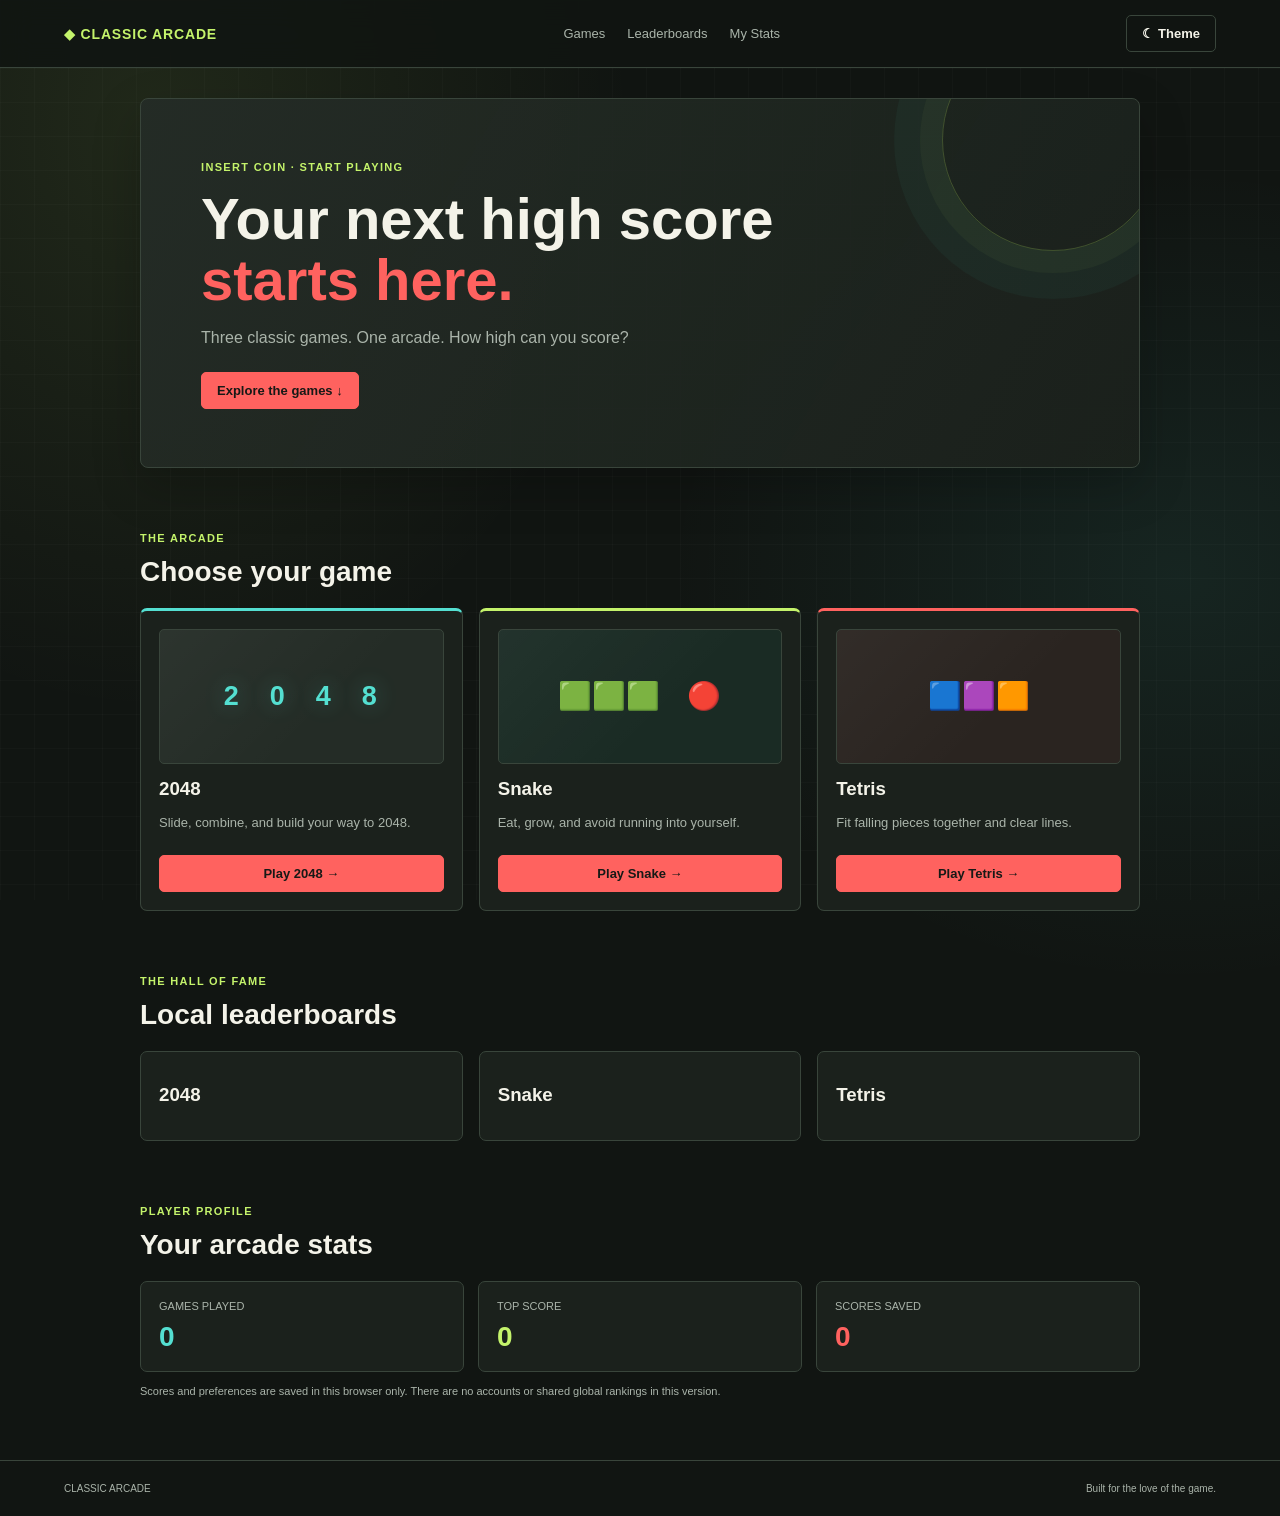
<file: classic_arcade 2/index.html>
<!doctype html>
<html lang="en">
  <head>
    <meta charset="utf-8">
    <meta name="viewport" content="width=device-width,initial-scale=1">
    <title>Classic Arcade</title>
    <link rel="stylesheet" href="css/style.css">
    <script defer src="js/home.js"></script>
  </head>
  <body>
    <header>
      <a class="logo" href="index.html">◆ CLASSIC ARCADE</a>
      <nav>
        <a href="#games">Games</a>
        <a href="#scores">Leaderboards</a>
        <a href="#stats">My Stats</a>
      </nav>
      <button id="theme">☾ Theme</button>
    </header>
    <main>
      <section class="hero">
        <small>INSERT COIN · START PLAYING</small>
        <h1>Your next high score<br><em>starts here.</em></h1>
        <p>Three classic games. One arcade. How high can you score?</p>
        <a class="btn" href="#games">Explore the games ↓</a>
      </section>
      <section id="games">
        <small>THE ARCADE</small>
        <h2>Choose your game</h2>
        <div class="cards">
          <article>
            <div class="art tiles">2　0　4　8</div>
            <h3>2048</h3>
            <p>Slide, combine, and build your way to 2048.</p>
            <a class="btn" href="2048.html">Play 2048 →</a>
          </article>
          <article>
            <div class="art snakeart">🟩🟩🟩　🔴</div>
            <h3>Snake</h3>
            <p>Eat, grow, and avoid running into yourself.</p>
            <a class="btn" href="snake.html">Play Snake →</a>
          </article>
          <article>
            <div class="art tetrisart">🟦🟪🟧</div>
            <h3>Tetris</h3>
            <p>Fit falling pieces together and clear lines.</p>
            <a class="btn" href="tetris.html">Play Tetris →</a>
          </article>
        </div>
      </section>
      <section id="scores">
        <small>THE HALL OF FAME</small>
        <h2>Local leaderboards</h2>
        <div class="cards">
          <article>
            <h3>2048</h3>
            <ol id="b2048"></ol>
          </article>
          <article>
            <h3>Snake</h3>
            <ol id="bSnake"></ol>
          </article>
          <article>
            <h3>Tetris</h3>
            <ol id="bTetris"></ol>
          </article>
        </div>
      </section>
      <section id="stats">
        <small>PLAYER PROFILE</small>
        <h2>Your arcade stats</h2>
        <div class="stats">
          <article>GAMES PLAYED<strong id="played">0</strong></article>
          <article>TOP SCORE<strong id="top">0</strong></article>
          <article>SCORES SAVED<strong id="saved">0</strong></article>
        </div>
        <p class="note">Scores and preferences are saved in this browser only. There are no accounts or shared global rankings in this version.</p>
      </section>
    </main>
    <footer>CLASSIC ARCADE <span>Built for the love of the game.</span></footer>
  </body>
</html>
</file>
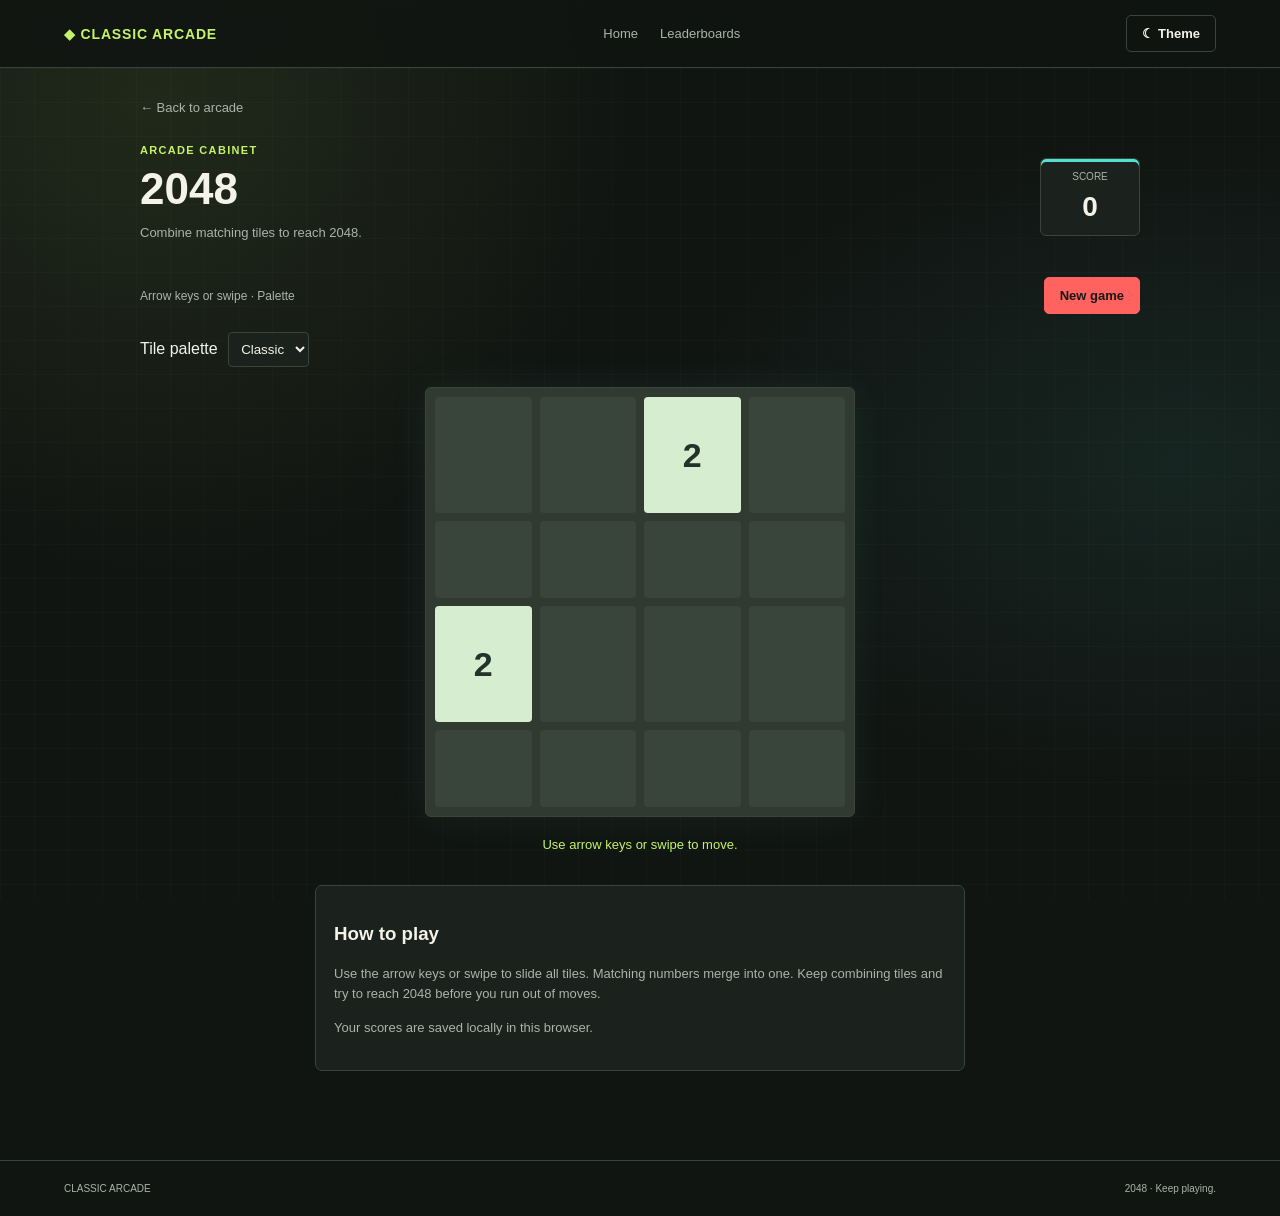
<file: classic_arcade 2/2048.html>
<!doctype html>
<html lang="en">
  <head>
    <meta charset="utf-8">
    <meta name="viewport" content="width=device-width,initial-scale=1">
    <title>2048 | Classic Arcade</title>
    <link rel="stylesheet" href="css/style.css">
    <script defer src="js/shared.js"></script>
    <script defer src="js/2048.js"></script>
  </head>
  <body>
    <header>
      <a class="logo" href="index.html">◆ CLASSIC ARCADE</a>
      <nav>
        <a href="index.html">Home</a>
        <a href="index.html#scores">Leaderboards</a>
      </nav>
      <button id="theme">☾ Theme</button>
    </header>
    <main class="gamepage">
      <a href="index.html">← Back to arcade</a>
      <div class="gamehead">
        <div>
          <small>ARCADE CABINET</small>
          <h1>2048</h1>
          <p>Combine matching tiles to reach 2048.</p>
        </div>
        <div class="scorebox">SCORE<strong id="score">0</strong></div>
      </div>
      <div class="toolbar">
        <span>Arrow keys or swipe · Palette</span>
        <button class="btn" id="start">New game</button>
      </div>
      <label>
        Tile palette
        <select id="palette">
          <option value="classic">Classic</option>
          <option value="ocean">Ocean</option>
          <option value="sunset">Sunset</option>
        </select>
      </label>
      <div id="board" class="board"></div>
      <p id="message" class="message">Use arrow keys or swipe to move.</p>
      <article class="instructions">
        <h3>How to play</h3>
        <p>Use the arrow keys or swipe to slide all tiles. Matching numbers merge into one. Keep combining tiles and try to reach 2048 before you run out of moves.</p>
        <p class="note">Your scores are saved locally in this browser.</p>
      </article>
    </main>
    <footer>CLASSIC ARCADE <span>2048 · Keep playing.</span></footer>
  </body>
</html>
</file>
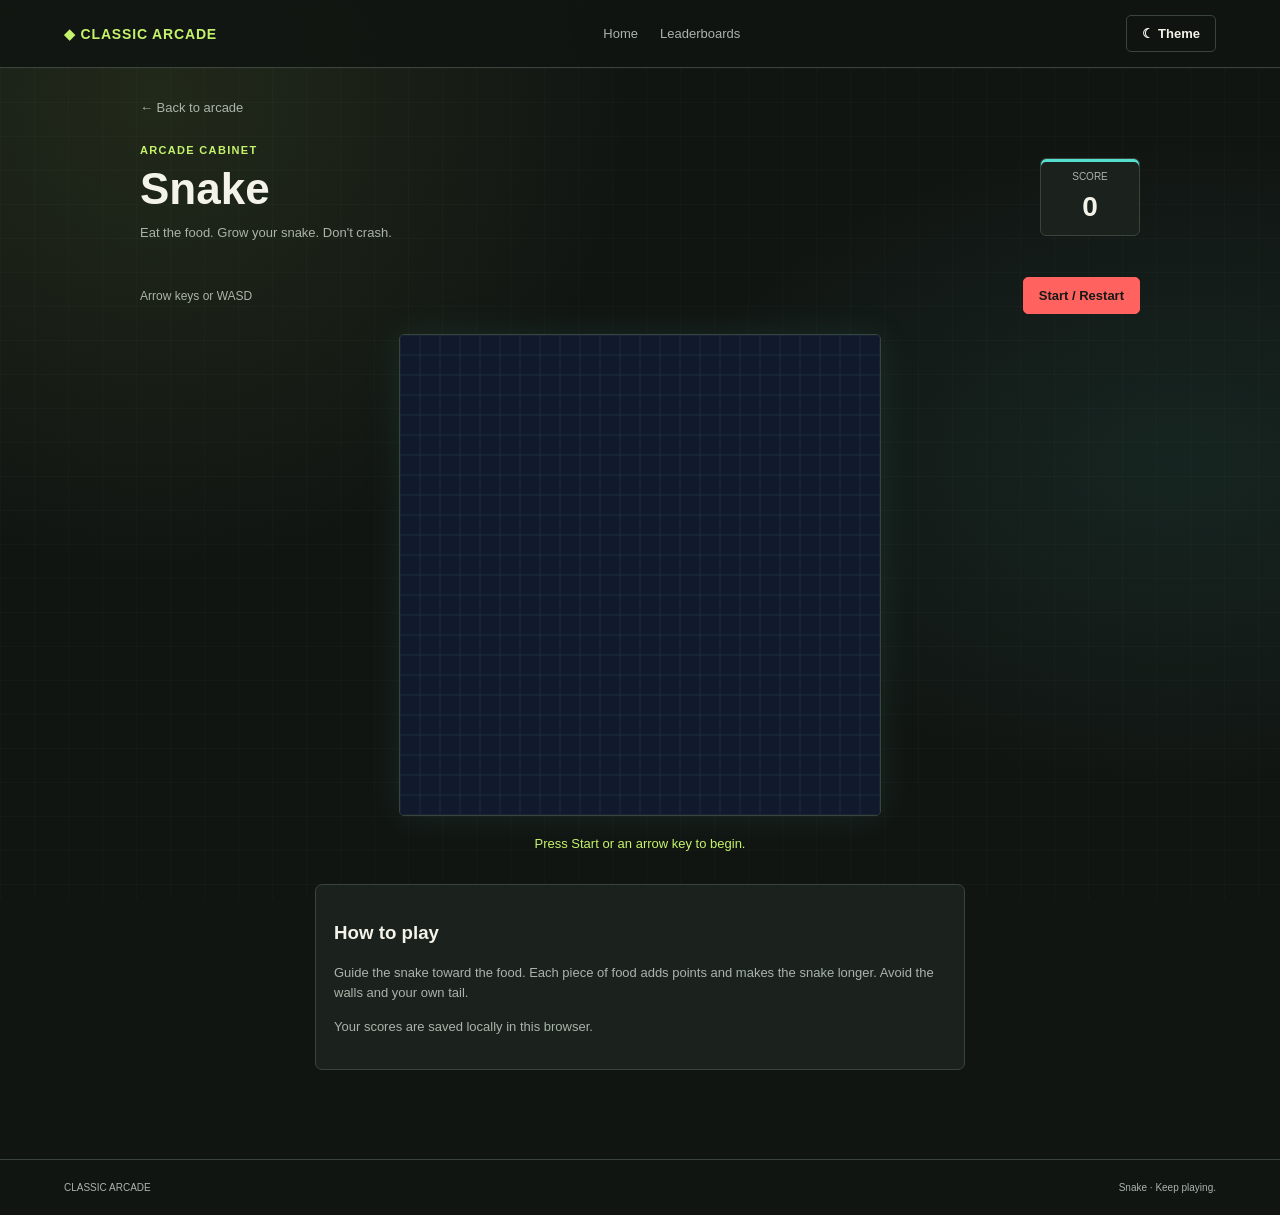
<file: classic_arcade 2/snake.html>
<!doctype html>
<html lang="en">
  <head>
    <meta charset="utf-8">
    <meta name="viewport" content="width=device-width,initial-scale=1">
    <title>Snake | Classic Arcade</title>
    <link rel="stylesheet" href="css/style.css">
    <script defer src="js/shared.js"></script>
    <script defer src="js/snake.js"></script>
  </head>
  <body>
    <header>
      <a class="logo" href="index.html">◆ CLASSIC ARCADE</a>
      <nav>
        <a href="index.html">Home</a>
        <a href="index.html#scores">Leaderboards</a>
      </nav>
      <button id="theme">☾ Theme</button>
    </header>
    <main class="gamepage">
      <a href="index.html">← Back to arcade</a>
      <div class="gamehead">
        <div>
          <small>ARCADE CABINET</small>
          <h1>Snake</h1>
          <p>Eat the food. Grow your snake. Don't crash.</p>
        </div>
        <div class="scorebox">SCORE<strong id="score">0</strong></div>
      </div>
      <div class="toolbar">
        <span>Arrow keys or WASD</span>
        <button class="btn" id="start">Start / Restart</button>
      </div>
      <canvas id="game" width="480" height="480"></canvas>
      <div class="touch"><button data-d="up">↑</button><br>
        <button data-d="left">←</button><button data-d="down">↓</button><button data-d="right">→</button>
      </div>
      <p id="message" class="message">Press Start or an arrow key to begin.</p>
      <article class="instructions">
        <h3>How to play</h3>
        <p>Guide the snake toward the food. Each piece of food adds points and makes the snake longer. Avoid the walls and your own tail.</p>
        <p class="note">Your scores are saved locally in this browser.</p>
      </article>
    </main>
    <footer>CLASSIC ARCADE <span>Snake · Keep playing.</span></footer>
  </body>
</html>
</file>
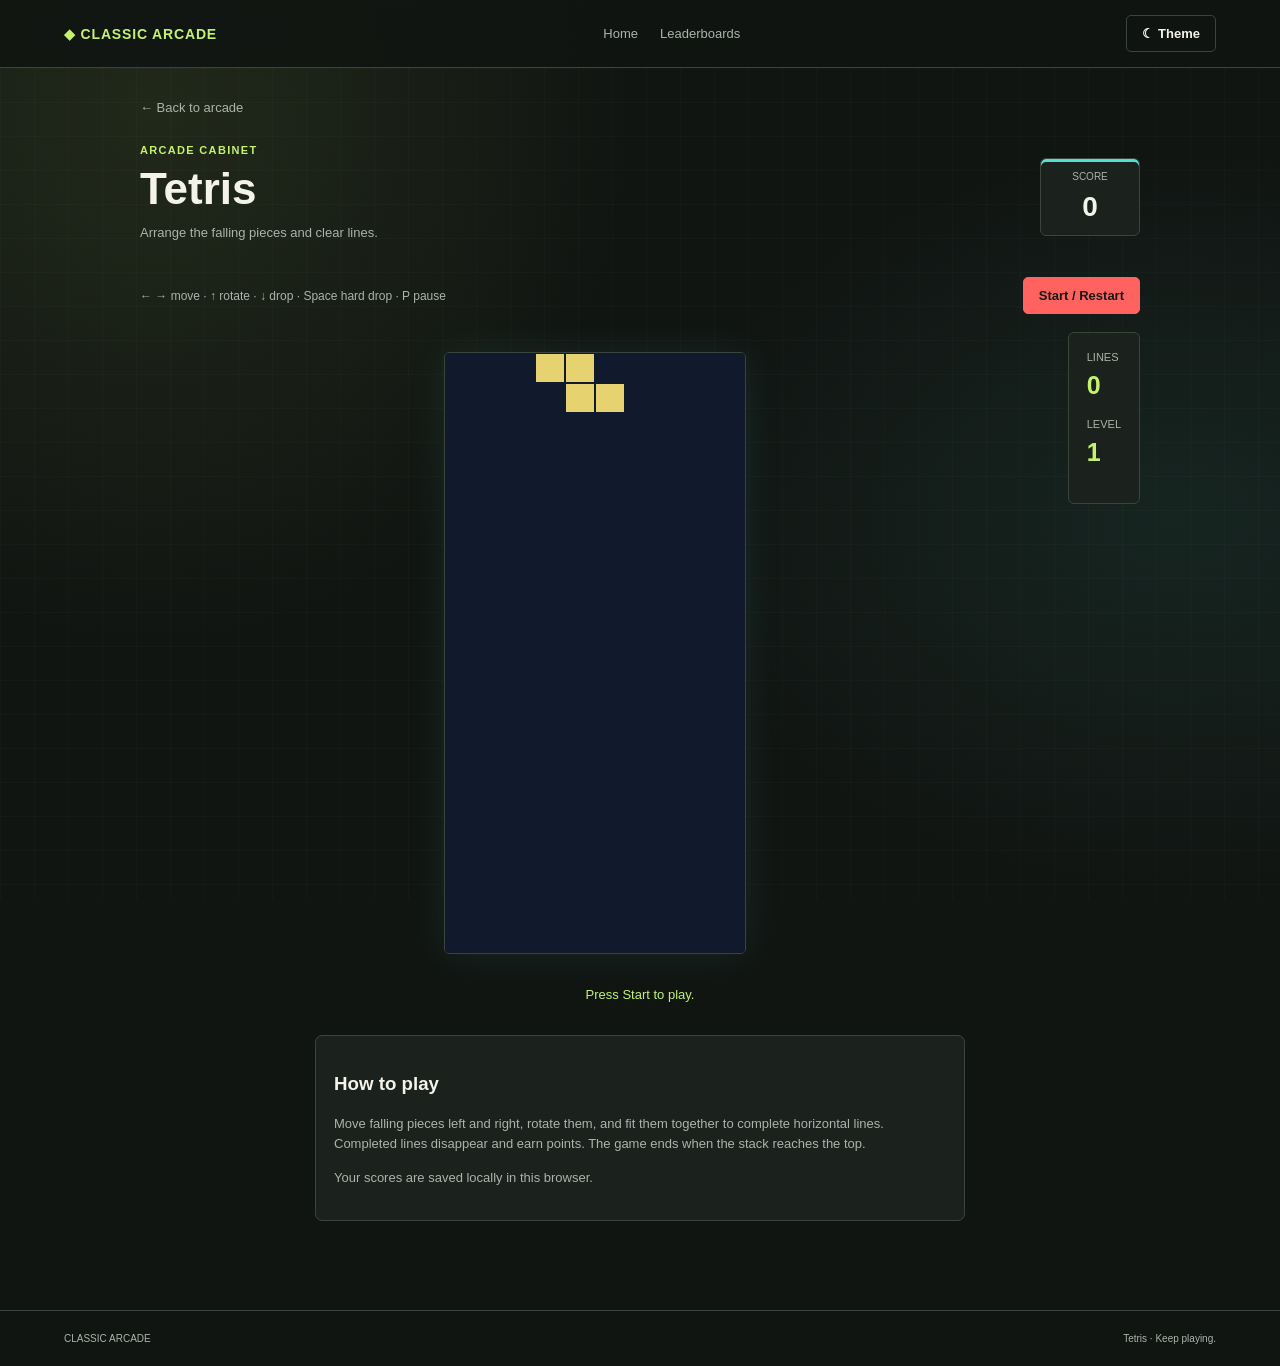
<file: classic_arcade 2/tetris.html>
<!doctype html>
<html lang="en">
  <head>
    <meta charset="utf-8">
    <meta name="viewport" content="width=device-width,initial-scale=1">
    <title>Tetris | Classic Arcade</title>
    <link rel="stylesheet" href="css/style.css">
    <script defer src="js/shared.js"></script>
    <script defer src="js/tetris.js"></script>
  </head>
  <body>
    <header>
      <a class="logo" href="index.html">◆ CLASSIC ARCADE</a>
      <nav>
        <a href="index.html">Home</a>
        <a href="index.html#scores">Leaderboards</a>
      </nav>
      <button id="theme">☾ Theme</button>
    </header>
    <main class="gamepage">
      <a href="index.html">← Back to arcade</a>
      <div class="gamehead">
        <div>
          <small>ARCADE CABINET</small>
          <h1>Tetris</h1>
          <p>Arrange the falling pieces and clear lines.</p>
        </div>
        <div class="scorebox">SCORE<strong id="score">0</strong></div>
      </div>
      <div class="toolbar">
        <span>← → move · ↑ rotate · ↓ drop · Space hard drop · P pause</span>
        <button class="btn" id="start">Start / Restart</button>
      </div>
      <div class="tetris">
        <canvas id="game" width="300" height="600"></canvas>
        <aside>LINES<strong id="lines">0</strong>LEVEL<strong id="level">1</strong></aside>
      </div>
      <p id="message" class="message">Press Start to play.</p>
      <article class="instructions">
        <h3>How to play</h3>
        <p>Move falling pieces left and right, rotate them, and fit them together to complete horizontal lines. Completed lines disappear and earn points. The game ends when the stack reaches the top.</p>
        <p class="note">Your scores are saved locally in this browser.</p>
      </article>
    </main>
    <footer>CLASSIC ARCADE <span>Tetris · Keep playing.</span></footer>
  </body>
</html>
</file>
<file: classic_arcade 2/css/style.css>
/* Classic Arcade */
:root {
  color-scheme: dark;
  --background: #111512;
  --surface: #1b211c;
  --surface-raised: #242c26;
  --text: #f4f3e9;
  --muted: #aab4aa;
  --border: #39453b;
  --accent: #ff625f;
  --accent-text: #171916;
  --game-board: #303a31;
  --tile-empty: #39443a;
  --lime: #c4f36b;
  --cyan: #54dfd1;
  --shadow: 0 18px 48px rgb(0 0 0 / 22%);
}

* { box-sizing: border-box; }

html { scroll-behavior: smooth; }

body {
  position: relative;
  isolation: isolate;
  margin: 0;
  min-height: 100vh;
  background:
    radial-gradient(ellipse at 12% 8%, rgb(196 243 107 / 9%), transparent 30rem),
    radial-gradient(ellipse at 92% 38%, rgb(84 223 209 / 8%), transparent 32rem),
    var(--background);
  color: var(--text);
  font-family: "Avenir Next", Avenir, "Trebuchet MS", sans-serif;
}

body::before {
  position: fixed;
  z-index: -1;
  inset: 0;
  background-image: linear-gradient(rgb(255 255 255 / 2%) 1px, transparent 1px),
    linear-gradient(90deg, rgb(255 255 255 / 2%) 1px, transparent 1px);
  background-size: 34px 34px;
  content: "";
  pointer-events: none;
}

a { color: inherit; text-decoration: none; }
a, button, select { -webkit-tap-highlight-color: transparent; }

a:focus-visible,
button:focus-visible,
select:focus-visible {
  outline: 3px solid var(--lime);
  outline-offset: 4px;
}

header {
  position: sticky;
  z-index: 2;
  top: 0;
  min-height: 68px;
  padding: 12px 5%;
  display: flex;
  align-items: center;
  justify-content: space-between;
  gap: 18px;
  background: rgb(17 21 18 / 88%);
  border-bottom: 1px solid var(--border);
  backdrop-filter: blur(14px);
}

.logo { color: var(--lime); font-size: 14px; font-weight: 900; letter-spacing: .06em; }
nav { display: flex; gap: 22px; }

nav a,
main > a {
  color: var(--muted);
  font-size: 13px;
  transition: color 160ms ease;
}

nav a:hover,
main > a:hover { color: var(--lime); }

button,
.btn {
  display: inline-block;
  padding: 10px 15px;
  border: 1px solid var(--accent);
  border-radius: 5px;
  background: var(--accent);
  color: var(--accent-text);
  font: inherit;
  font-size: 13px;
  font-weight: 800;
  cursor: pointer;
  transition: transform 160ms ease, box-shadow 160ms ease, background 160ms ease;
}

button:hover,
.btn:hover { transform: translateY(-2px); box-shadow: 0 7px 22px rgb(255 98 95 / 24%); }
button:active,
.btn:active { transform: translateY(0); }

#theme { background: transparent; color: var(--text); border-color: var(--border); }
#theme:hover { border-color: var(--lime); box-shadow: 0 7px 22px rgb(196 243 107 / 12%); }

main { width: min(1000px, 90%); margin: 0 auto; }

.hero {
  position: relative;
  overflow: hidden;
  margin: 30px 0 60px;
  padding: 58px 6%;
  background: linear-gradient(120deg, rgb(36 44 38 / 96%), rgb(27 33 28 / 94%));
  border: 1px solid var(--border);
  border-radius: 8px;
  box-shadow: var(--shadow);
  animation: rise-in 500ms ease-out both;
}

.hero::after {
  position: absolute;
  top: -70px;
  right: -25px;
  width: 220px;
  height: 220px;
  border: 1px solid rgb(196 243 107 / 22%);
  border-radius: 50%;
  box-shadow: 0 0 0 22px rgb(196 243 107 / 4%), 0 0 0 48px rgb(84 223 209 / 4%);
  content: "";
  pointer-events: none;
}

.hero small,
section > small,
.gamehead small { color: var(--lime); font-size: 11px; font-weight: 800; letter-spacing: .12em; }

h1 { margin: 14px 0; font-size: clamp(38px, 6vw, 58px); line-height: 1.05; }
.hero em { color: var(--accent); font-style: normal; }
.hero p { color: var(--muted); margin: 18px 0 25px; }

section { margin-bottom: 60px; animation: rise-in 500ms ease-out both; }
section:nth-of-type(2) { animation-delay: 70ms; }
section:nth-of-type(3) { animation-delay: 130ms; }
section:nth-of-type(4) { animation-delay: 190ms; }
h2 { margin: 10px 0 20px; font-size: 28px; }

.cards { display: grid; grid-template-columns: repeat(3, 1fr); gap: 16px; }

.cards article,
.instructions,
.stats article {
  padding: 18px;
  background: var(--surface);
  border: 1px solid var(--border);
  border-radius: 7px;
}

.cards article {
  position: relative;
  overflow: hidden;
  transition: transform 180ms ease, border-color 180ms ease, box-shadow 180ms ease;
}

.cards article:hover { transform: translateY(-4px); border-color: var(--lime); box-shadow: var(--shadow); }
#games .cards article:nth-child(1) { border-top: 3px solid var(--cyan); }
#games .cards article:nth-child(2) { border-top: 3px solid var(--lime); }
#games .cards article:nth-child(3) { border-top: 3px solid var(--accent); }
.cards h3 { margin: 14px 0 6px; }

.cards p,
.instructions p { color: var(--muted); font-size: 13px; line-height: 1.6; }

.art {
  height: 135px;
  display: grid;
  place-items: center;
  border: 1px solid var(--border);
  border-radius: 5px;
  background: linear-gradient(135deg, rgb(255 255 255 / 4%), transparent 60%), var(--surface-raised);
  color: var(--text);
  font-size: 27px;
}

.tiles { color: var(--cyan); font-weight: 900; letter-spacing: 2px; text-shadow: 0 0 22px rgb(84 223 209 / 32%); }
.snakeart { background-color: #1a2b24; }
.tetrisart { background-color: #2a2420; }
.cards .btn { width: 100%; margin-top: 8px; text-align: center; }

.stats { display: grid; grid-template-columns: repeat(3, 1fr); gap: 14px; }
.stats article { color: var(--muted); font-size: 11px; }
.stats article:nth-child(1) strong { color: var(--cyan); }
.stats article:nth-child(2) strong { color: var(--lime); }
.stats article:nth-child(3) strong { color: var(--accent); }

.stats strong,
.scorebox strong { display: block; margin-top: 9px; color: var(--text); font-size: 28px; }

.note { color: var(--muted); font-size: 11px; line-height: 1.6; }
.gamepage { padding: 30px 0 65px; animation: rise-in 400ms ease-out both; }

.gamehead {
  display: flex;
  align-items: center;
  justify-content: space-between;
  gap: 20px;
  margin: 24px 0;
}

.gamehead h1 { margin: 8px 0; font-size: 44px; }
.gamehead p { color: var(--muted); font-size: 13px; }

.scorebox {
  min-width: 100px;
  padding: 12px 18px;
  border: 1px solid var(--border);
  border-radius: 6px;
  background: var(--surface);
  color: var(--muted);
  text-align: center;
  font-size: 10px;
  box-shadow: inset 0 3px var(--cyan);
}

.toolbar {
  display: flex;
  align-items: center;
  justify-content: space-between;
  gap: 12px;
  margin: 18px 0;
  color: var(--muted);
  font-size: 12px;
}

select { margin-left: 6px; padding: 8px; border: 1px solid var(--border); border-radius: 4px; background: var(--surface); color: var(--text); }

.board {
  width: min(430px, 94vw);
  aspect-ratio: 1;
  display: grid;
  grid-template-columns: repeat(4, 1fr);
  gap: 8px;
  margin: 20px auto;
  padding: 9px;
  border: 1px solid var(--border);
  border-radius: 6px;
  background: var(--game-board);
  box-shadow: 0 0 38px rgb(84 223 209 / 8%);
}

.tile {
  display: grid;
  place-items: center;
  border-radius: 4px;
  background: var(--tile-empty);
  color: var(--text);
  font-size: clamp(20px, 5vw, 34px);
  font-weight: 900;
  transition: background 160ms ease, transform 160ms ease;
}

.tile[data-v="2"] { background: #d7edcf; color: #23322a; }
.tile[data-v="4"] { background: #a9e3cb; color: #23322a; }
.tile[data-v="8"] { background: #73dcca; color: #17312f; }
.tile[data-v="16"] { background: #54c9c4; color: #17312f; }
.tile[data-v="32"] { background: #f1d36c; color: #332c18; }
.tile[data-v="64"] { background: #f4ad5d; color: #332418; }

.tile[data-v="128"],
.tile[data-v="256"],
.tile[data-v="512"] { background: #f57e62; color: #351e1c; font-size: 23px; }

.tile[data-v="1024"],
.tile[data-v="2048"] { background: #ff625f; color: #321817; font-size: 19px; }

.ocean .tile[data-v] { background: #54dfd1; color: #16302d; }
.sunset .tile[data-v] { background: #ff9a68; color: #3a211b; }

#game {
  display: block;
  max-width: 90vw;
  height: auto;
  margin: 20px auto;
  border: 1px solid var(--border);
  border-radius: 5px;
  background: #151d1a;
  box-shadow: 0 0 38px rgb(84 223 209 / 9%);
}

.message { min-height: 24px; color: var(--lime); text-align: center; font-size: 13px; }
.instructions { max-width: 650px; margin: 24px auto; }
.tetris { display: flex; justify-content: center; align-items: flex-start; gap: 18px; }

.tetris aside {
  padding: 18px;
  border: 1px solid var(--border);
  border-radius: 6px;
  background: var(--surface);
  color: var(--muted);
  font-size: 11px;
}

.tetris aside strong { display: block; margin: 8px 0 18px; color: var(--lime); font-size: 25px; }
.touch { display: none; text-align: center; }

.touch button {
  min-width: 46px;
  min-height: 42px;
  margin: 3px;
  background: var(--surface-raised);
  color: var(--cyan);
  border-color: var(--border);
}

footer {
  display: flex;
  justify-content: space-between;
  gap: 12px;
  padding: 22px 5%;
  border-top: 1px solid var(--border);
  color: var(--muted);
  font-size: 10px;
}

.light {
  color-scheme: light;
  --background: #f0f3e9;
  --surface: #ffffff;
  --surface-raised: #e7eee1;
  --text: #202820;
  --muted: #5f6b60;
  --border: #cbd6c8;
  --accent: #e84f50;
  --accent-text: #ffffff;
  --game-board: #d6e1d3;
  --tile-empty: #e4e9df;
  --lime: #547d17;
  --cyan: #187d78;
  --shadow: 0 18px 48px rgb(28 43 31 / 12%);
}

.light header { background: rgb(240 243 233 / 90%); }
.light .hero { background: linear-gradient(120deg, #fff, #eef4e9); }

@keyframes rise-in {
  from { opacity: 0; transform: translateY(10px); }
  to { opacity: 1; transform: translateY(0); }
}

@media (prefers-reduced-motion: reduce) {
  *,
  *::before,
  *::after {
    scroll-behavior: auto !important;
    animation-duration: .01ms !important;
    animation-iteration-count: 1 !important;
    transition-duration: .01ms !important;
  }
}

@media (max-width: 700px) {
  nav { display: none; }
  .hero { padding: 42px 6%; }
  .hero::after { top: -105px; right: -115px; }
  .cards,
  .stats { grid-template-columns: 1fr; }
  .gamehead h1 { font-size: 36px; }
  .toolbar { align-items: flex-start; }
  .touch { display: block; }
  footer { flex-direction: column; }
}
</file>
